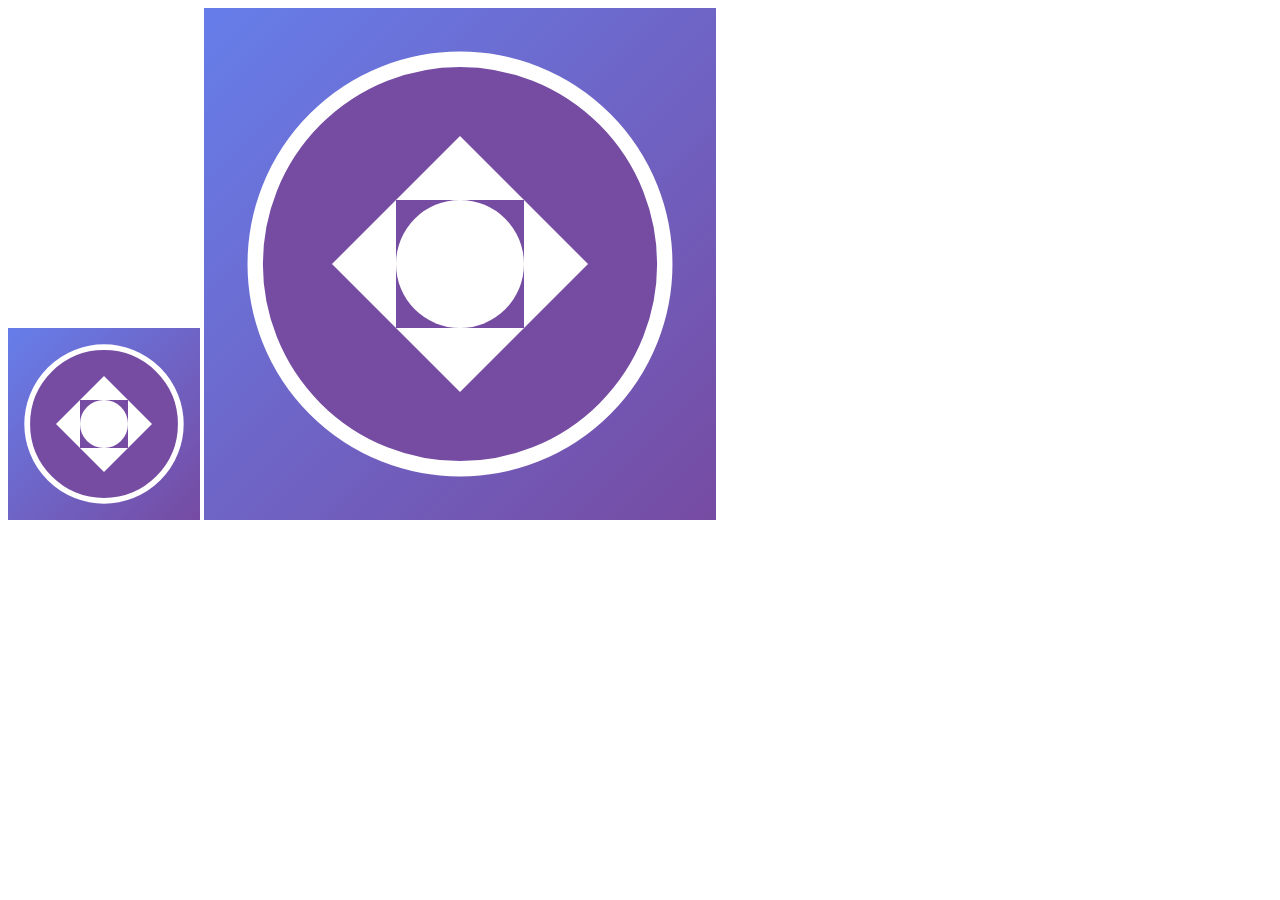
<file: static/generate_icons.html>
<!DOCTYPE html>
<html>
<head>
    <title>Icon Generator</title>
</head>
<body>
    <canvas id="canvas192" width="192" height="192"></canvas>
    <canvas id="canvas512" width="512" height="512"></canvas>
    
    <script>
        function drawIcon(canvas) {
            const ctx = canvas.getContext('2d');
            const size = canvas.width;
            
            // 배경 그라데이션
            const gradient = ctx.createLinearGradient(0, 0, size, size);
            gradient.addColorStop(0, '#667eea');
            gradient.addColorStop(1, '#764ba2');
            ctx.fillStyle = gradient;
            ctx.fillRect(0, 0, size, size);
            
            // 원형 배경
            const margin = size * 0.1;
            ctx.beginPath();
            ctx.arc(size/2, size/2, size/2 - margin, 0, Math.PI * 2);
            ctx.fillStyle = '#764ba2';
            ctx.fill();
            ctx.strokeStyle = 'white';
            ctx.lineWidth = size * 0.03;
            ctx.stroke();
            
            // 화살표 그리기
            const center = size / 2;
            const arrowSize = size / 4;
            ctx.fillStyle = 'white';
            
            // 위 화살표
            ctx.beginPath();
            ctx.moveTo(center, center - arrowSize);
            ctx.lineTo(center - arrowSize/2, center - arrowSize/2);
            ctx.lineTo(center + arrowSize/2, center - arrowSize/2);
            ctx.closePath();
            ctx.fill();
            
            // 아래 화살표
            ctx.beginPath();
            ctx.moveTo(center, center + arrowSize);
            ctx.lineTo(center - arrowSize/2, center + arrowSize/2);
            ctx.lineTo(center + arrowSize/2, center + arrowSize/2);
            ctx.closePath();
            ctx.fill();
            
            // 왼쪽 화살표
            ctx.beginPath();
            ctx.moveTo(center - arrowSize, center);
            ctx.lineTo(center - arrowSize/2, center - arrowSize/2);
            ctx.lineTo(center - arrowSize/2, center + arrowSize/2);
            ctx.closePath();
            ctx.fill();
            
            // 오른쪽 화살표
            ctx.beginPath();
            ctx.moveTo(center + arrowSize, center);
            ctx.lineTo(center + arrowSize/2, center - arrowSize/2);
            ctx.lineTo(center + arrowSize/2, center + arrowSize/2);
            ctx.closePath();
            ctx.fill();
            
            // 중앙 원
            ctx.beginPath();
            ctx.arc(center, center, size / 8, 0, Math.PI * 2);
            ctx.fillStyle = 'white';
            ctx.fill();
        }
        
        // 아이콘 그리기
        drawIcon(document.getElementById('canvas192'));
        drawIcon(document.getElementById('canvas512'));
        
        // 다운로드 링크 생성
        setTimeout(() => {
            const canvas192 = document.getElementById('canvas192');
            const canvas512 = document.getElementById('canvas512');
            
            canvas192.toBlob(blob => {
                const url = URL.createObjectURL(blob);
                const a = document.createElement('a');
                a.href = url;
                a.download = 'icon-192.png';
                document.body.appendChild(a);
                a.click();
            });
            
            setTimeout(() => {
                canvas512.toBlob(blob => {
                    const url = URL.createObjectURL(blob);
                    const a = document.createElement('a');
                    a.href = url;
                    a.download = 'icon-512.png';
                    document.body.appendChild(a);
                    a.click();
                });
            }, 500);
        }, 100);
    </script>
</body>
</html>
</file>
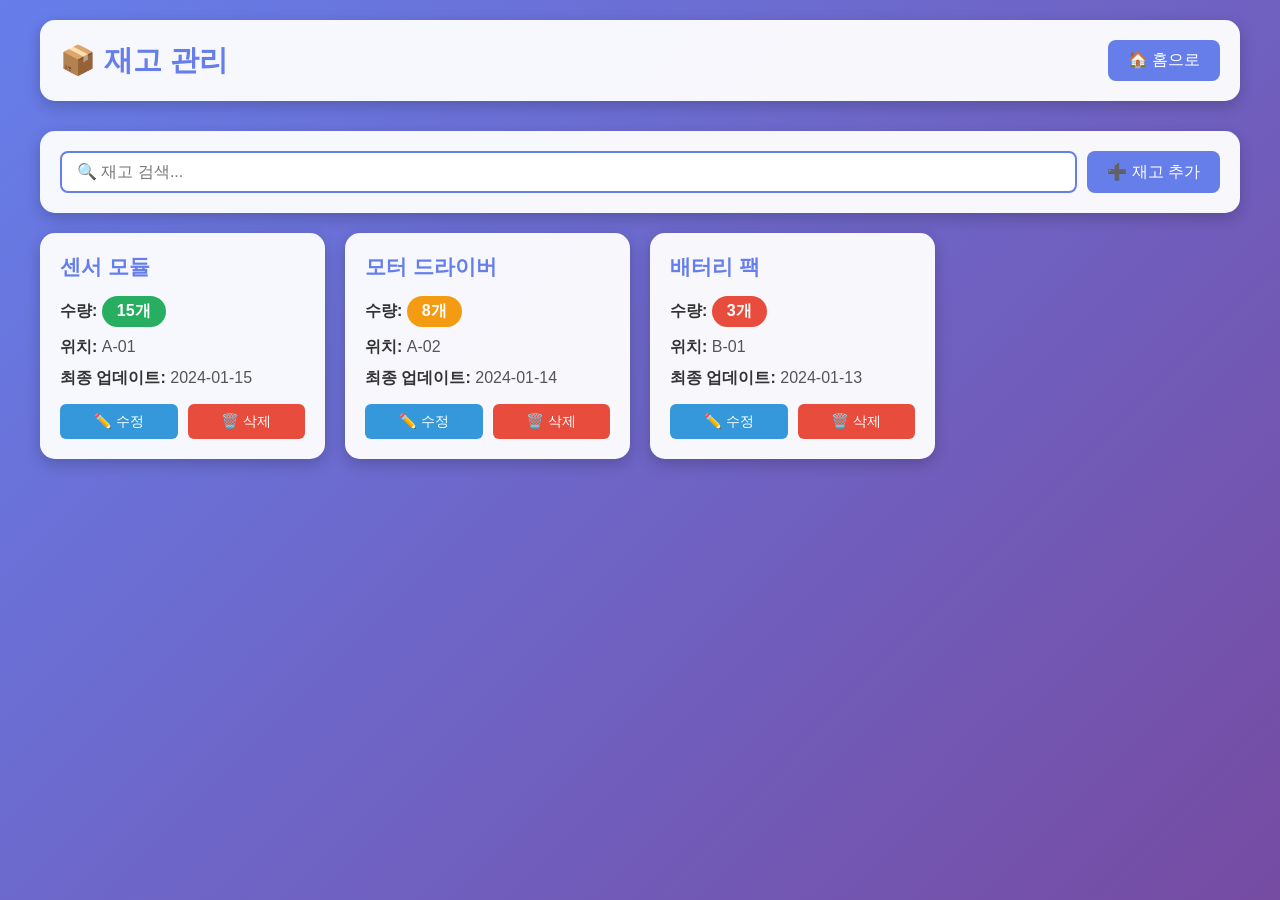
<file: templates/inventory.html>
<!DOCTYPE html>
<html lang="ko">
<head>
    <meta charset="UTF-8">
    <meta name="viewport" content="width=device-width, initial-scale=1.0">
    <title>재고 관리 - IoT 로봇 시스템</title>
    <link rel="manifest" href="/static/manifest.json">
    <style>
        * {
            margin: 0;
            padding: 0;
            box-sizing: border-box;
        }

        body {
            font-family: 'Segoe UI', Tahoma, Geneva, Verdana, sans-serif;
            background: linear-gradient(135deg, #667eea 0%, #764ba2 100%);
            min-height: 100vh;
            padding: 20px;
        }

        .container {
            max-width: 1200px;
            margin: 0 auto;
        }

        .header {
            display: flex;
            justify-content: space-between;
            align-items: center;
            margin-bottom: 30px;
            background: rgba(255, 255, 255, 0.95);
            padding: 20px;
            border-radius: 15px;
            box-shadow: 0 5px 15px rgba(0, 0, 0, 0.2);
        }

        .header h1 {
            color: #667eea;
            font-size: 1.8rem;
        }

        .home-button {
            background: #667eea;
            color: white;
            border: none;
            padding: 10px 20px;
            border-radius: 8px;
            cursor: pointer;
            font-size: 1rem;
            transition: all 0.3s;
            text-decoration: none;
            display: inline-block;
        }

        .home-button:hover {
            background: #5568d3;
            transform: translateY(-2px);
            box-shadow: 0 5px 15px rgba(102, 126, 234, 0.4);
        }

        .controls {
            background: rgba(255, 255, 255, 0.95);
            padding: 20px;
            border-radius: 15px;
            margin-bottom: 20px;
            box-shadow: 0 5px 15px rgba(0, 0, 0, 0.2);
        }

        .search-bar {
            display: flex;
            gap: 10px;
            flex-wrap: wrap;
        }

        .search-input {
            flex: 1;
            min-width: 200px;
            padding: 10px 15px;
            border: 2px solid #667eea;
            border-radius: 8px;
            font-size: 1rem;
            outline: none;
            transition: all 0.3s;
        }

        .search-input:focus {
            border-color: #764ba2;
            box-shadow: 0 0 10px rgba(102, 126, 234, 0.3);
        }

        .add-button {
            background: #667eea;
            color: white;
            border: none;
            padding: 10px 20px;
            border-radius: 8px;
            cursor: pointer;
            font-size: 1rem;
            transition: all 0.3s;
        }

        .add-button:hover {
            background: #5568d3;
            transform: translateY(-2px);
            box-shadow: 0 5px 15px rgba(102, 126, 234, 0.4);
        }

        .inventory-grid {
            display: grid;
            grid-template-columns: repeat(auto-fill, minmax(280px, 1fr));
            gap: 20px;
            margin-bottom: 20px;
        }

        .inventory-card {
            background: rgba(255, 255, 255, 0.95);
            padding: 20px;
            border-radius: 15px;
            box-shadow: 0 5px 15px rgba(0, 0, 0, 0.2);
            transition: all 0.3s;
        }

        .inventory-card:hover {
            transform: translateY(-5px);
            box-shadow: 0 10px 25px rgba(0, 0, 0, 0.3);
        }

        .item-name {
            font-size: 1.3rem;
            font-weight: bold;
            color: #667eea;
            margin-bottom: 15px;
        }

        .item-info {
            margin-bottom: 10px;
            color: #555;
        }

        .item-label {
            font-weight: bold;
            color: #333;
        }

        .quantity {
            display: inline-block;
            background: #667eea;
            color: white;
            padding: 5px 15px;
            border-radius: 20px;
            font-weight: bold;
        }

        .quantity.low {
            background: #e74c3c;
        }

        .quantity.medium {
            background: #f39c12;
        }

        .quantity.high {
            background: #27ae60;
        }

        .item-actions {
            margin-top: 15px;
            display: flex;
            gap: 10px;
        }

        .action-btn {
            flex: 1;
            padding: 8px;
            border: none;
            border-radius: 6px;
            cursor: pointer;
            font-size: 0.9rem;
            transition: all 0.3s;
        }

        .edit-btn {
            background: #3498db;
            color: white;
        }

        .edit-btn:hover {
            background: #2980b9;
        }

        .delete-btn {
            background: #e74c3c;
            color: white;
        }

        .delete-btn:hover {
            background: #c0392b;
        }

        .empty-state {
            background: rgba(255, 255, 255, 0.95);
            padding: 60px 20px;
            border-radius: 15px;
            text-align: center;
            box-shadow: 0 5px 15px rgba(0, 0, 0, 0.2);
        }

        .empty-state h2 {
            color: #667eea;
            margin-bottom: 20px;
        }

        .empty-state p {
            color: #666;
            font-size: 1.1rem;
        }

        /* 반응형 디자인 */
        @media (max-width: 768px) {
            .header {
                flex-direction: column;
                gap: 15px;
            }

            .header h1 {
                font-size: 1.5rem;
            }

            .inventory-grid {
                grid-template-columns: 1fr;
            }

            .search-bar {
                flex-direction: column;
            }

            .search-input {
                min-width: 100%;
            }
        }
    </style>
</head>
<body>
    <div class="container">
        <div class="header">
            <h1>📦 재고 관리</h1>
            <a href="/" class="home-button">🏠 홈으로</a>
        </div>

        <div class="controls">
            <div class="search-bar">
                <input type="text" class="search-input" id="searchInput" placeholder="🔍 재고 검색...">
                <button class="add-button" onclick="addItem()">➕ 재고 추가</button>
            </div>
        </div>

        <!-- 재고 카드 그리드 -->
        <div id="inventoryGrid" class="inventory-grid">
            <!-- 샘플 데이터 (나중에 DB에서 가져올 예정) -->
            <div class="inventory-card">
                <div class="item-name">센서 모듈</div>
                <div class="item-info">
                    <span class="item-label">수량:</span>
                    <span class="quantity high">15개</span>
                </div>
                <div class="item-info">
                    <span class="item-label">위치:</span> A-01
                </div>
                <div class="item-info">
                    <span class="item-label">최종 업데이트:</span> 2024-01-15
                </div>
                <div class="item-actions">
                    <button class="action-btn edit-btn" onclick="editItem(1)">✏️ 수정</button>
                    <button class="action-btn delete-btn" onclick="deleteItem(1)">🗑️ 삭제</button>
                </div>
            </div>

            <div class="inventory-card">
                <div class="item-name">모터 드라이버</div>
                <div class="item-info">
                    <span class="item-label">수량:</span>
                    <span class="quantity medium">8개</span>
                </div>
                <div class="item-info">
                    <span class="item-label">위치:</span> A-02
                </div>
                <div class="item-info">
                    <span class="item-label">최종 업데이트:</span> 2024-01-14
                </div>
                <div class="item-actions">
                    <button class="action-btn edit-btn" onclick="editItem(2)">✏️ 수정</button>
                    <button class="action-btn delete-btn" onclick="deleteItem(2)">🗑️ 삭제</button>
                </div>
            </div>

            <div class="inventory-card">
                <div class="item-name">배터리 팩</div>
                <div class="item-info">
                    <span class="item-label">수량:</span>
                    <span class="quantity low">3개</span>
                </div>
                <div class="item-info">
                    <span class="item-label">위치:</span> B-01
                </div>
                <div class="item-info">
                    <span class="item-label">최종 업데이트:</span> 2024-01-13
                </div>
                <div class="item-actions">
                    <button class="action-btn edit-btn" onclick="editItem(3)">✏️ 수정</button>
                    <button class="action-btn delete-btn" onclick="deleteItem(3)">🗑️ 삭제</button>
                </div>
            </div>
        </div>

        <!-- 재고가 없을 때 표시 (현재는 숨김) -->
        <div class="empty-state" style="display: none;" id="emptyState">
            <h2>재고가 없습니다</h2>
            <p>➕ 재고 추가 버튼을 눌러 새로운 재고를 추가하세요.</p>
        </div>
    </div>

    <script>
        // Service Worker 등록
        if ('serviceWorker' in navigator) {
            navigator.serviceWorker.register('/static/sw.js')
                .then(reg => console.log('Service Worker registered'))
                .catch(err => console.log('Service Worker registration failed'));
        }

        // 검색 기능
        document.getElementById('searchInput').addEventListener('input', function(e) {
            const searchTerm = e.target.value.toLowerCase();
            const cards = document.querySelectorAll('.inventory-card');
            
            cards.forEach(card => {
                const itemName = card.querySelector('.item-name').textContent.toLowerCase();
                if (itemName.includes(searchTerm)) {
                    card.style.display = 'block';
                } else {
                    card.style.display = 'none';
                }
            });
        });

        // 재고 추가 함수 (나중에 DB 연동)
        function addItem() {
            alert('재고 추가 기능은 DB 연동 후 구현될 예정입니다.');
            // TODO: 모달 창 띄우기 또는 새 페이지로 이동
        }

        // 재고 수정 함수 (나중에 DB 연동)
        function editItem(id) {
            alert(`재고 ID ${id} 수정 기능은 DB 연동 후 구현될 예정입니다.`);
            // TODO: 수정 폼 표시
        }

        // 재고 삭제 함수 (나중에 DB 연동)
        function deleteItem(id) {
            if (confirm('정말 삭제하시겠습니까?')) {
                alert(`재고 ID ${id} 삭제 기능은 DB 연동 후 구현될 예정입니다.`);
                // TODO: DB에서 삭제 후 페이지 갱신
            }
        }
    </script>
</body>
</html>
</file>
